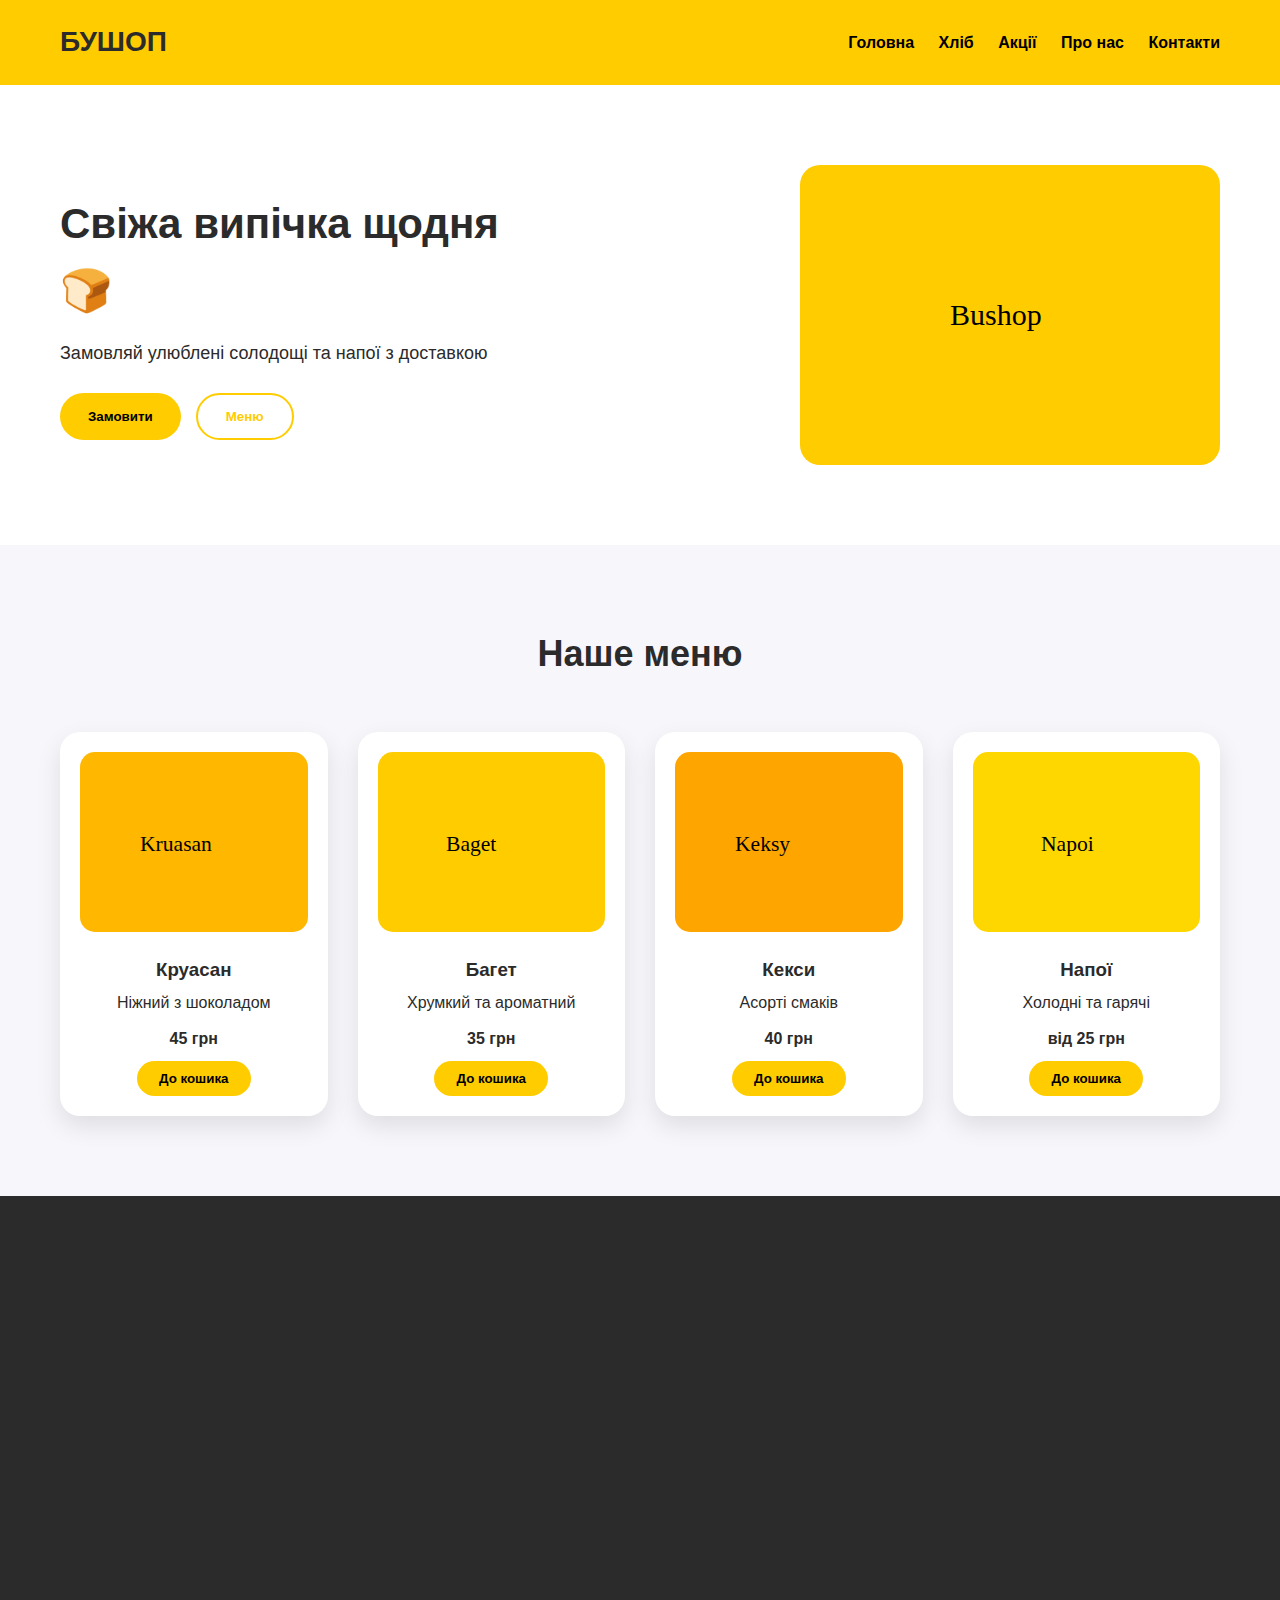
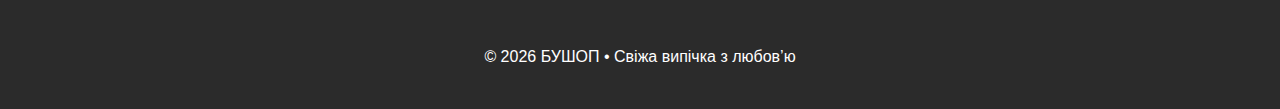
<file: index.html>
<!DOCTYPE html>
<html lang="uk">
<head>
    <meta charset="UTF-8">
    <meta name="viewport" content="width=device-width, initial-scale=1.0">
    <title>БУШОП</title>
    <link rel="stylesheet" href="style.css">
</head>
<body>

<header class="header">
    <div class="container">
        <div class="logo">БУШОП</div>
        <nav class="menu">
            <a href="#">Головна</a>
            <a href="#">Хліб</a>
            <a href="#">Акції</a>
            <a href="#">Про нас</a>
            <a href="#">Контакти</a>
        </nav>
    </div>
</header>

<section class="hero">
    <div class="container hero-content">
        <div class="hero-text">
            <h1>Свіжа випічка щодня 🍞</h1>
            <p>Замовляй улюблені солодощі та напої з доставкою</p>
            <div class="hero-buttons">
                <button class="btn main">Замовити</button>
                <button class="btn outline">Меню</button>
            </div>
        </div>

        <!-- HERO IMAGE -->
        <img src="data:image/svg+xml;base64,
        [base64]"
        alt="Свіжа випічка">
    </div>
</section>

<section class="products">
    <div class="container">
        <h2>Наше меню</h2>

        <div class="cards">

            <!-- CARD 1 -->
            <article class="card">
                <img src="data:image/svg+xml;base64,
                [base64]"
                alt="Круасан">
                <h3>Круасан</h3>
                <p>Ніжний з шоколадом</p>
                <span>45 грн</span>
                <button class="card-btn">До кошика</button>
            </article>

            <!-- CARD 2 -->
            <article class="card">
                <img src="data:image/svg+xml;base64,
                [base64]"
                alt="Багет">
                <h3>Багет</h3>
                <p>Хрумкий та ароматний</p>
                <span>35 грн</span>
                <button class="card-btn">До кошика</button>
            </article>

            <!-- CARD 3 -->
            <article class="card">
                <img src="data:image/svg+xml;base64,
                [base64]"
                alt="Кекси">
                <h3>Кекси</h3>
                <p>Асорті смаків</p>
                <span>40 грн</span>
                <button class="card-btn">До кошика</button>
            </article>

            <!-- CARD 4 -->
            <article class="card">
                <img src="data:image/svg+xml;base64,
                [base64]"
                alt="Напої">
                <h3>Напої</h3>
                <p>Холодні та гарячі</p>
                <span>від 25 грн</span>
                <button class="card-btn">До кошика</button>
            </article>

        </div>
    </div>
</section>

<footer class="footer"> 
    <iframe width="500" height="400" src="https://www.youtube.com/embed/0y29162B4TQ" title="Реклама Хлеба" frameborder="0" allow="accelerometer; autoplay; clipboard-write; encrypted-media; gyroscope; picture-in-picture; web-share" referrerpolicy="strict-origin-when-cross-origin" allowfullscreen></iframe>
    
    <div class="container">
        <p>© 2026 БУШОП • Свіжа випічка з любов’ю</p>
    </div>
</footer>

</body>
</html>
</file>
<file: style.css>
/* ===== RESET ===== */
* {
    margin: 0;
    padding: 0;
    box-sizing: border-box;
}

body {
    font-family: Arial, sans-serif;
    background: #f7f7fb;
    color: #2b2b2b;
    line-height: 1.6;
}

/* ===== CONTAINER ===== */
.container {
    max-width: 1200px;
    margin: 0 auto;
    padding: 0 20px;
}

/* ===== HEADER ===== */
.header {
    background: #ffcc00;
    padding: 20px 0;
}

.header .container {
    display: flex;
    justify-content: space-between;
    align-items: center;
}

.logo {
    font-size: 28px;
    font-weight: bold;
}

.menu a {
    margin-left: 20px;
    text-decoration: none;
    color: #000;
    font-weight: bold;
    transition: 0.3s;
}

.menu a:hover {
    color: #fff;
}

/* ===== HERO ===== */
.hero {
    padding: 80px 0;
    background: white;
}

.hero-content {
    display: flex;
    align-items: center;
    justify-content: space-between;
    gap: 40px;
    flex-wrap: wrap;
}

.hero-text {
    max-width: 500px;
}

.hero-text h1 {
    font-size: 42px;
    margin-bottom: 15px;
}

.hero-text p {
    font-size: 18px;
    margin-bottom: 25px;
}

.hero img {
    width: 100%;
    max-width: 420px;
    border-radius: 20px;
}

/* ===== BUTTONS ===== */
.hero-buttons {
    display: flex;
    gap: 15px;
    flex-wrap: wrap;
}

.btn {
    padding: 14px 28px;
    border-radius: 30px;
    border: none;
    cursor: pointer;
    font-weight: bold;
    transition: 0.3s;
}

.btn.main {
    background: #ffcc00;
    color: black;
}

.btn.main:hover {
    background: #ffb300;
    transform: scale(1.05);
}

.btn.outline {
    border: 2px solid #ffcc00;
    background: transparent;
    color: #ffcc00;
}

.btn.outline:hover {
    background: #ffcc00;
    color: black;
}

/* ===== PRODUCTS ===== */
.products {
    padding: 80px 0;
}

.products h2 {
    text-align: center;
    font-size: 36px;
    margin-bottom: 50px;
}

.cards {
    display: grid;
    grid-template-columns: repeat(auto-fit, minmax(250px, 1fr));
    gap: 30px;
}

.card {
    background: white;
    padding: 20px;
    border-radius: 20px;
    text-align: center;
    box-shadow: 0 10px 25px rgba(0,0,0,0.1);
    transition: 0.3s;
}

.card:hover {
    transform: translateY(-10px);
    box-shadow: 0 20px 40px rgba(0,0,0,0.2);
}

.card img {
    width: 100%;
    height: 180px;
    object-fit: cover;
    border-radius: 15px;
}

.card h3 {
    margin: 15px 0 5px;
}

.card span {
    display: block;
    font-weight: bold;
    margin: 10px 0;
}

.card-btn {
    padding: 10px 22px;
    background: #ffcc00;
    border: none;
    border-radius: 25px;
    cursor: pointer;
    font-weight: bold;
    transition: 0.3s;
}

.card-btn:hover {
    background: #ffb300;
    transform: scale(1.1);
}

/* ===== VIDEO ===== */
.video {
    position: relative;
    padding-bottom: 56.25%;
    height: 0;
    margin-bottom: 30px;
}

.video iframe {
    position: absolute;
    width: 100%;
    height: 100%;
    border-radius: 15px;
}

/* ===== FOOTER ===== */
.footer {
    background: #2b2b2b;
    color: white;
    padding: 40px 0;
    text-align: center;
}

.socials img {
    width: 40px;
    margin: 10px;
    transition: 0.3s;
}

.socials img:hover {
    transform: scale(1.2);
}

/* ===== RESPONSIVE ===== */
@media (max-width: 768px) {
    .hero-content {
        flex-direction: column;
        text-align: center;
    }

    .menu {
        display: none;
    }

    .hero-text h1 {
        font-size: 30px;
    }
}
</file>
